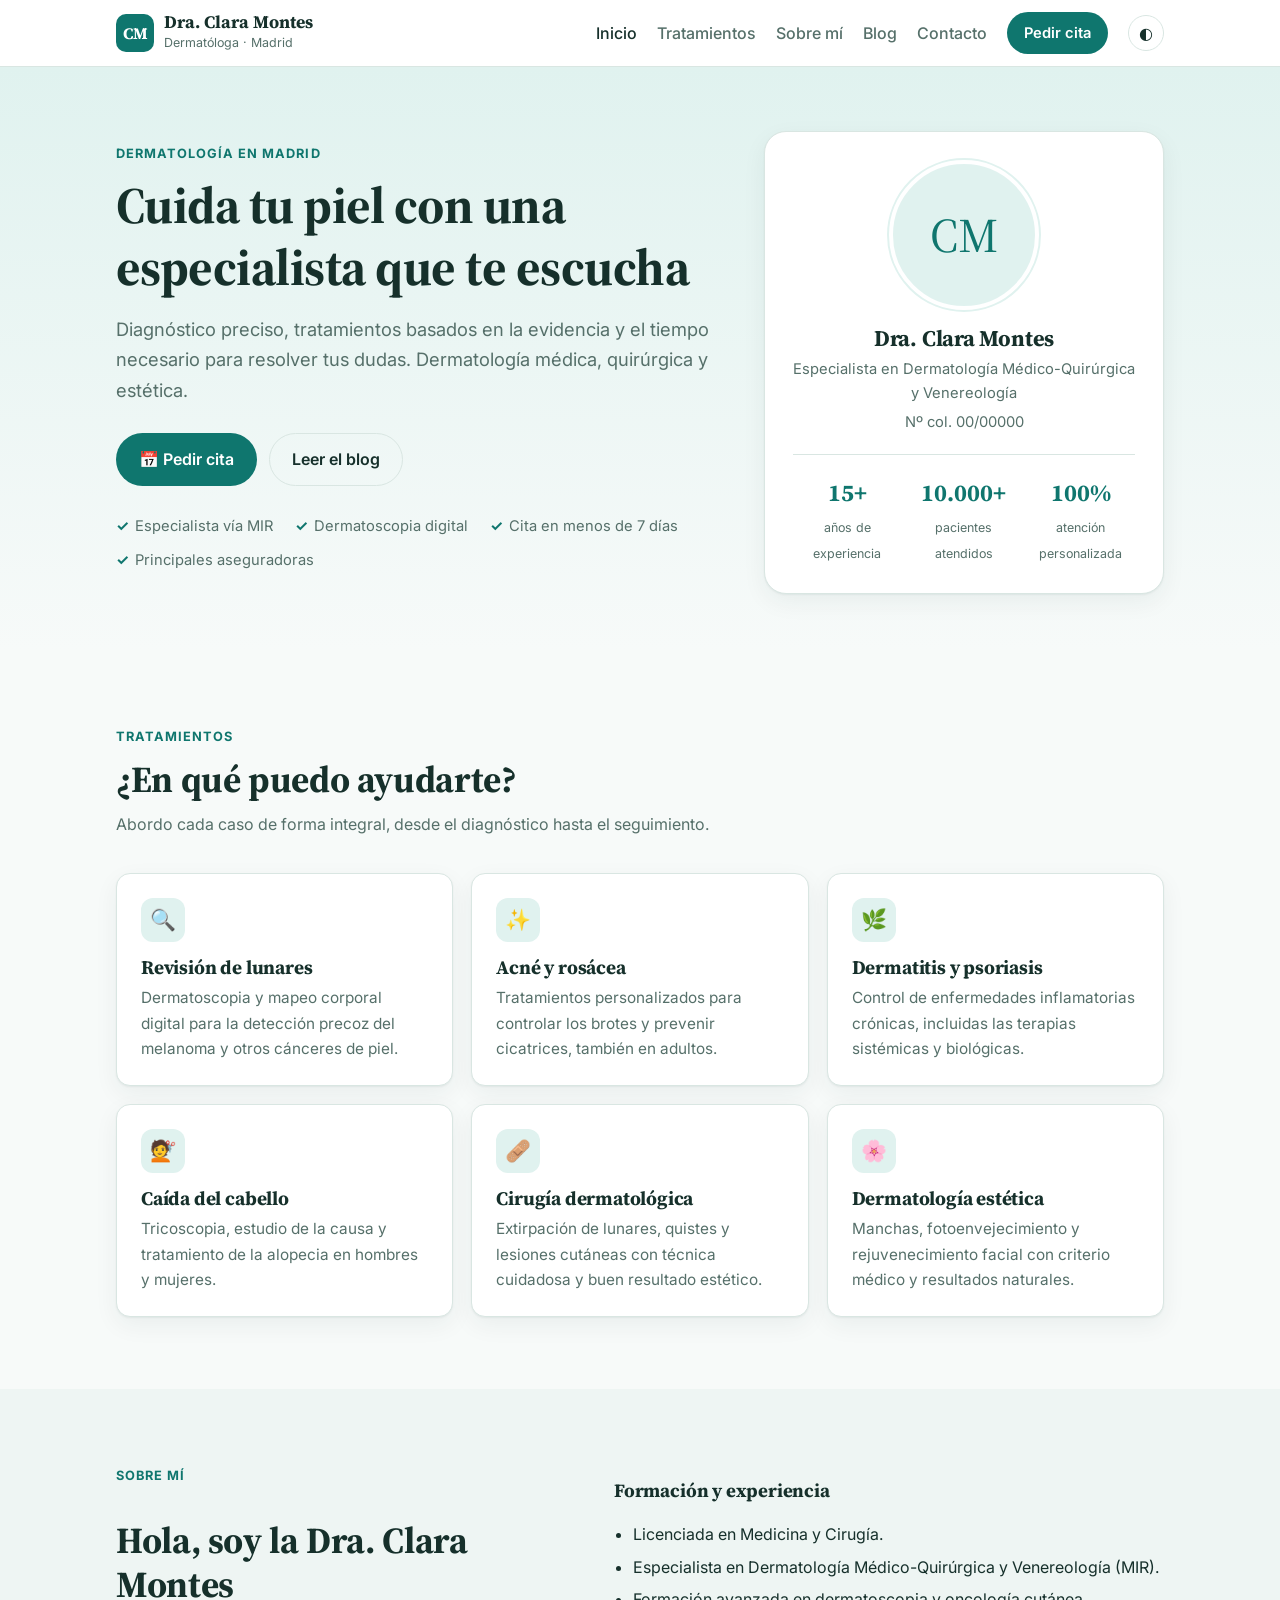
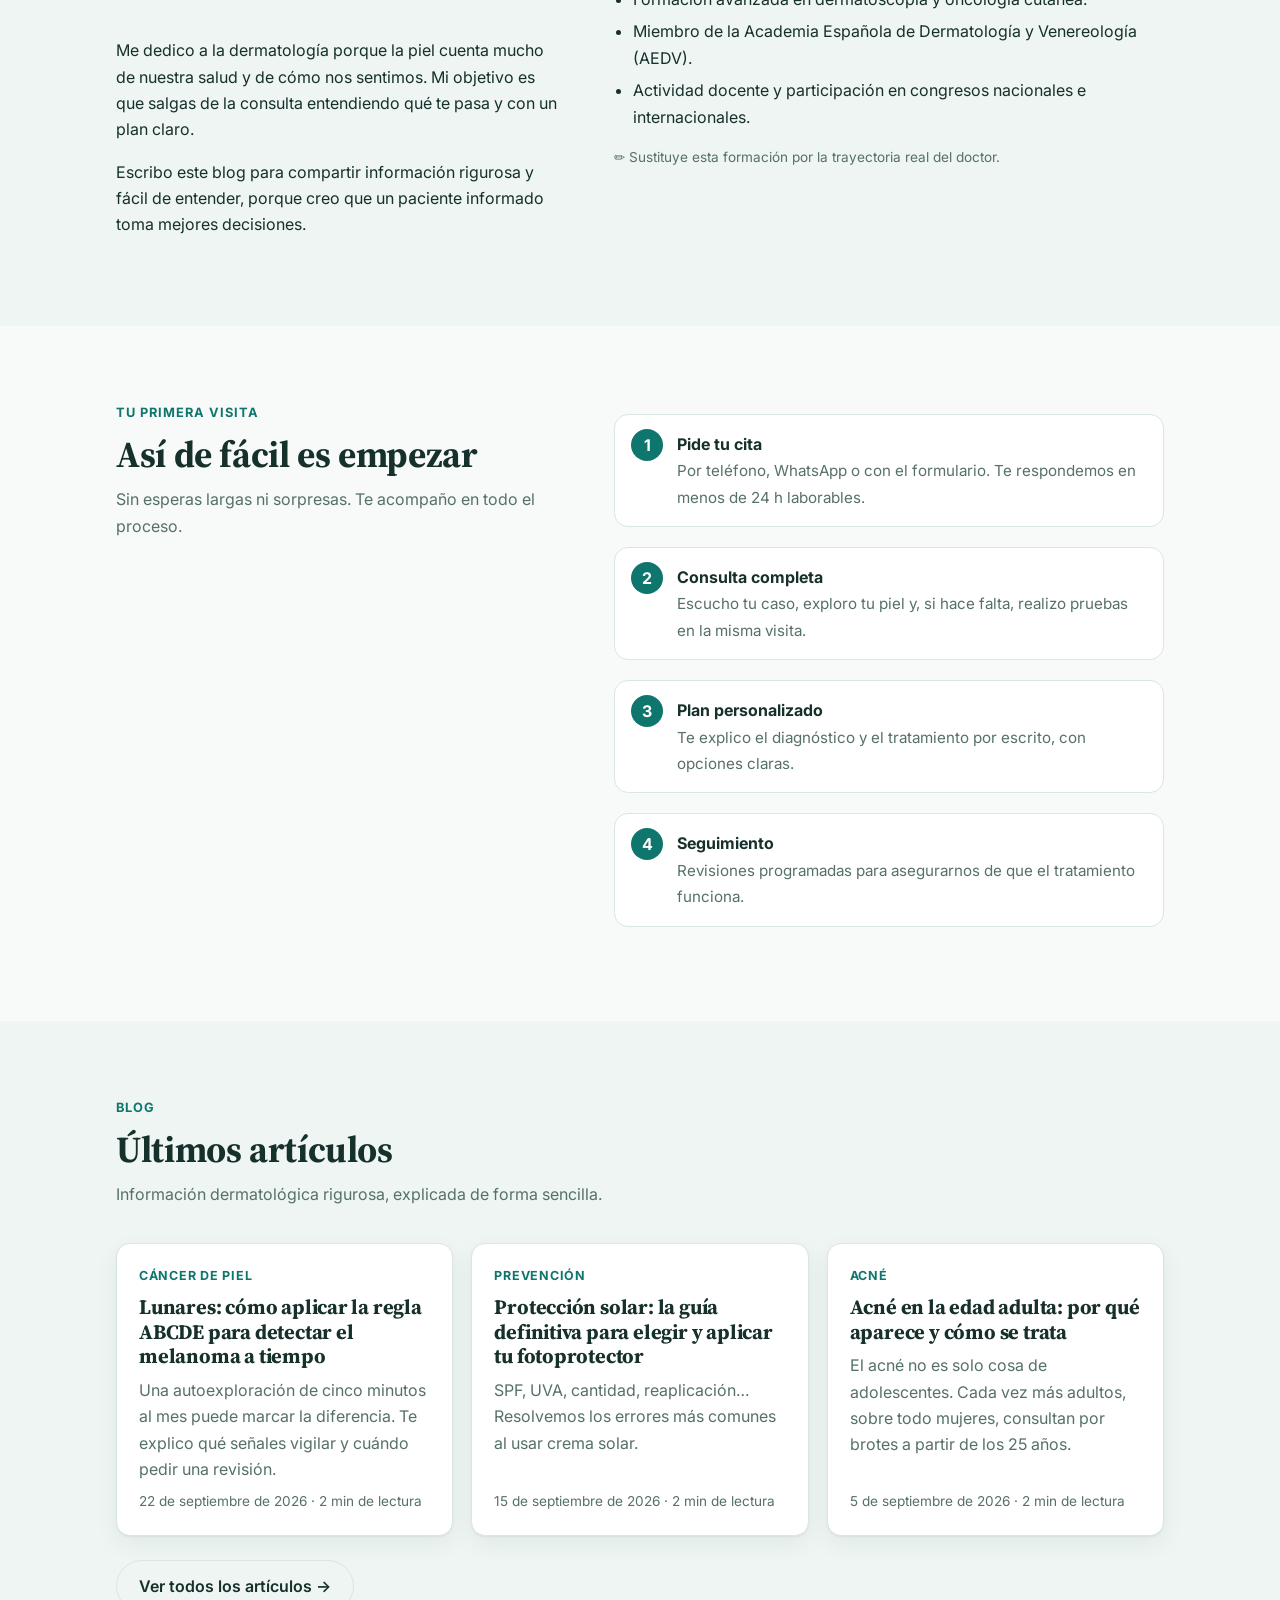
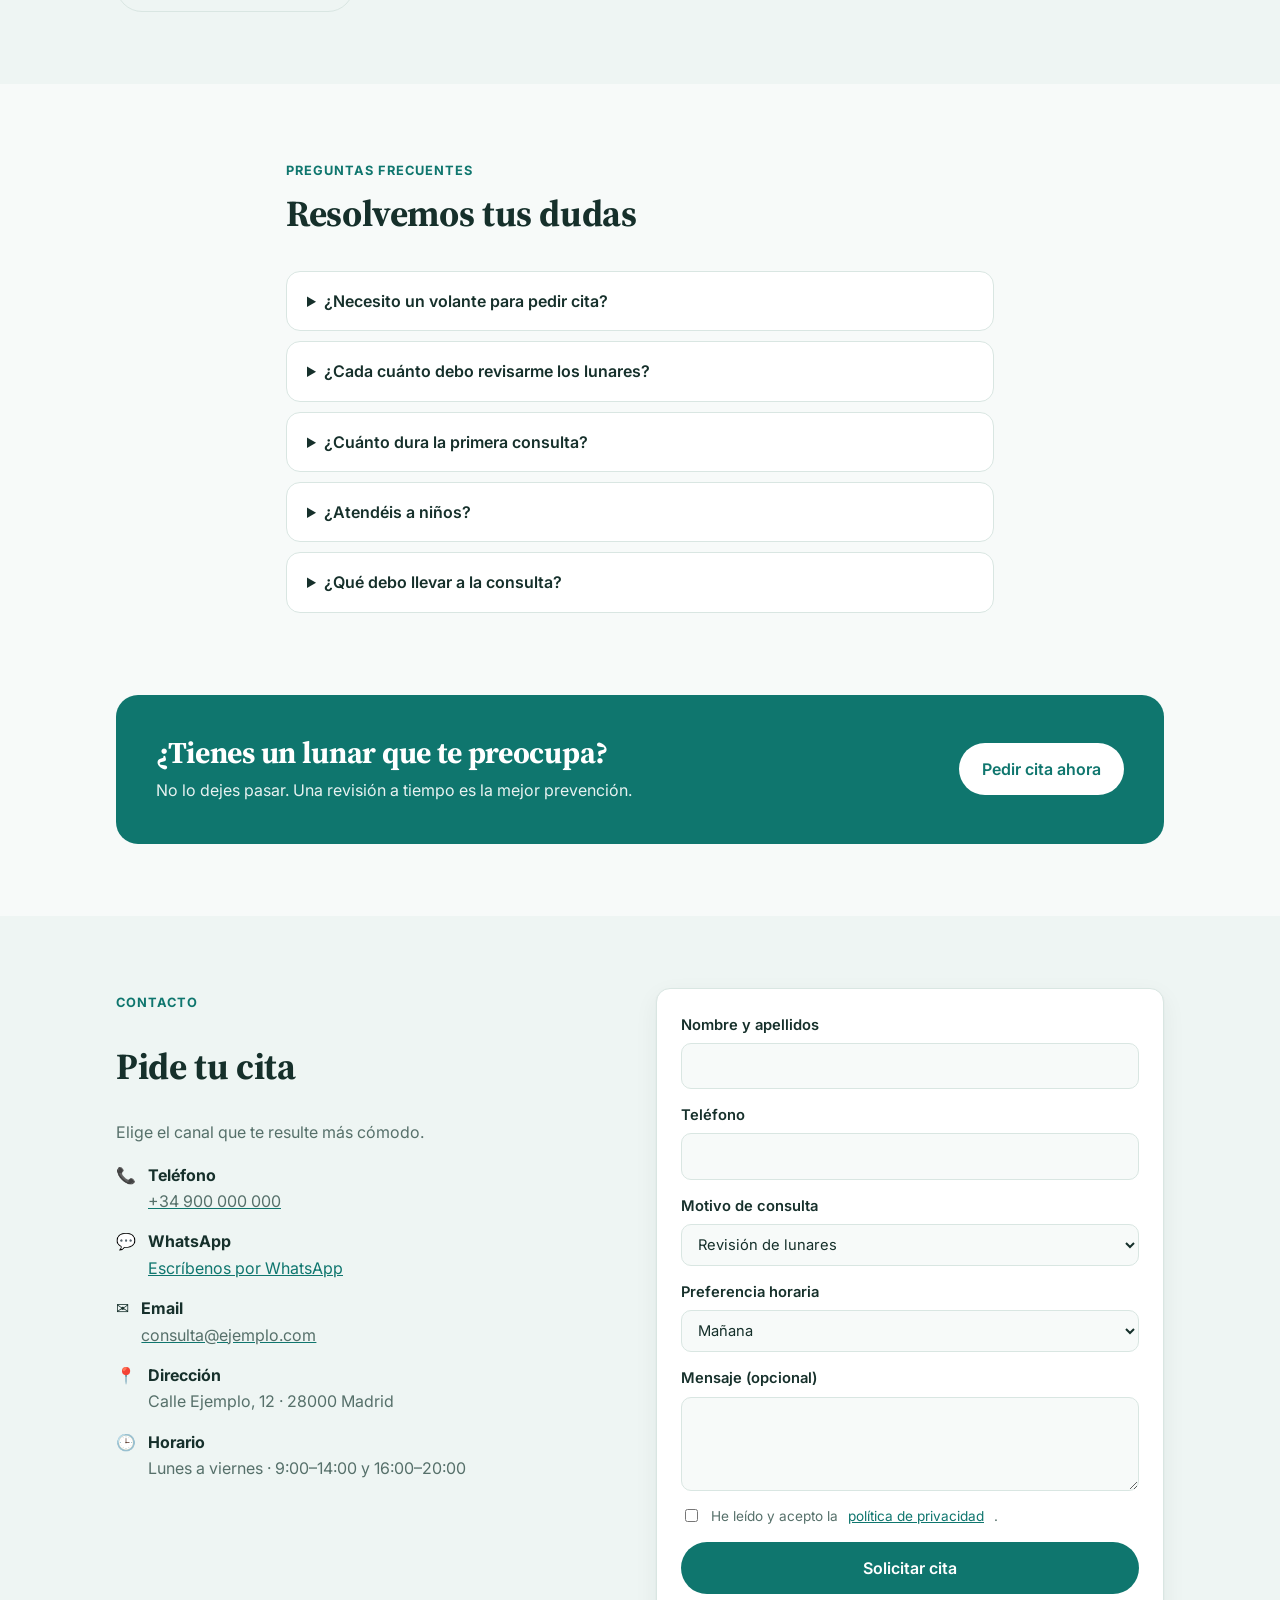
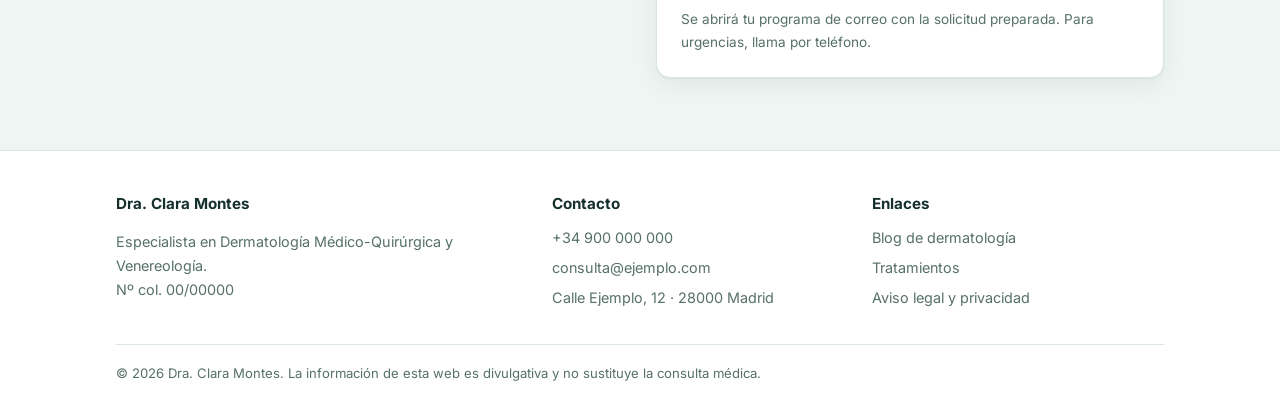
<file: index.html>
<!DOCTYPE html>
<html lang="es">
<head>
  <meta charset="UTF-8">
  <meta name="viewport" content="width=device-width, initial-scale=1.0">
  <link rel="preconnect" href="https://fonts.googleapis.com">
  <link rel="preconnect" href="https://fonts.gstatic.com" crossorigin>
  <link href="https://fonts.googleapis.com/css2?family=Inter:wght@400;500;600;700&family=Source+Serif+4:opsz,wght@8..60,600;8..60,700&display=swap" rel="stylesheet">
  <link rel="stylesheet" href="css/styles.css">
  <title>Dermatóloga en Madrid · Dra. Clara Montes</title>
  <meta name="description" content="Consulta de dermatología médica, quirúrgica y estética. Revisión de lunares, acné, dermatitis y caída del cabello. Pide tu cita.">
  <meta property="og:title" content="Dra. Clara Montes · Dermatóloga">
  <meta property="og:description" content="Dermatología médica, quirúrgica y estética basada en la evidencia. Pide tu cita.">
  <meta property="og:type" content="website">
  <script type="application/ld+json">
  {
    "@context": "https://schema.org",
    "@type": "Physician",
    "name": "Dra. Clara Montes",
    "medicalSpecialty": "Dermatology",
    "address": { "@type": "PostalAddress", "streetAddress": "Calle Ejemplo, 12", "addressLocality": "Madrid", "postalCode": "28000", "addressCountry": "ES" },
    "telephone": "+34 900 000 000"
  }
  </script>
</head>
<body data-page="home">
  <header id="site-header"></header>

  <main>
    <!-- HERO -->
    <section class="hero">
      <div class="container hero-grid">
        <div>
          <span class="eyebrow">Dermatología en <span data-site="city"></span></span>
          <h1>Cuida tu piel con una especialista que te escucha</h1>
          <p class="lead">Diagnóstico preciso, tratamientos basados en la evidencia y el tiempo necesario para resolver tus dudas. Dermatología médica, quirúrgica y estética.</p>
          <div class="hero-actions">
            <a href="#contacto" class="btn btn-primary">📅 Pedir cita</a>
            <a href="blog.html" class="btn btn-ghost">Leer el blog</a>
          </div>
          <ul class="trust">
            <li>Especialista vía MIR</li>
            <li>Dermatoscopia digital</li>
            <li>Cita en menos de 7 días</li>
            <li><span data-site="insurers"></span></li>
          </ul>
        </div>
        <aside class="doctor-card" aria-label="Presentación">
          <div class="avatar" aria-hidden="true"><span data-site="initials"></span></div>
          <h2 data-site="doctor"></h2>
          <p data-site="specialtyLong"></p>
          <p data-site="colegiado"></p>
          <div class="stats">
            <div><strong data-site="years"></strong><span>años de experiencia</span></div>
            <div><strong data-site="patients"></strong><span>pacientes atendidos</span></div>
            <div><strong>100%</strong><span>atención personalizada</span></div>
          </div>
        </aside>
      </div>
    </section>

    <!-- SERVICIOS -->
    <section class="section" id="servicios">
      <div class="container">
        <div class="section-head">
          <span class="eyebrow">Tratamientos</span>
          <h2>¿En qué puedo ayudarte?</h2>
          <p>Abordo cada caso de forma integral, desde el diagnóstico hasta el seguimiento.</p>
        </div>
        <div class="grid-3">
          <article class="service"><div class="icon">🔍</div><h3>Revisión de lunares</h3><p>Dermatoscopia y mapeo corporal digital para la detección precoz del melanoma y otros cánceres de piel.</p></article>
          <article class="service"><div class="icon">✨</div><h3>Acné y rosácea</h3><p>Tratamientos personalizados para controlar los brotes y prevenir cicatrices, también en adultos.</p></article>
          <article class="service"><div class="icon">🌿</div><h3>Dermatitis y psoriasis</h3><p>Control de enfermedades inflamatorias crónicas, incluidas las terapias sistémicas y biológicas.</p></article>
          <article class="service"><div class="icon">💇</div><h3>Caída del cabello</h3><p>Tricoscopia, estudio de la causa y tratamiento de la alopecia en hombres y mujeres.</p></article>
          <article class="service"><div class="icon">🩹</div><h3>Cirugía dermatológica</h3><p>Extirpación de lunares, quistes y lesiones cutáneas con técnica cuidadosa y buen resultado estético.</p></article>
          <article class="service"><div class="icon">🌸</div><h3>Dermatología estética</h3><p>Manchas, fotoenvejecimiento y rejuvenecimiento facial con criterio médico y resultados naturales.</p></article>
        </div>
      </div>
    </section>

    <!-- SOBRE MÍ -->
    <section class="section section-alt" id="sobre-mi">
      <div class="container about-grid">
        <div>
          <span class="eyebrow">Sobre mí</span>
          <h2 style="font-size: clamp(1.7rem, 4vw, 2.3rem)">Hola, soy la <span data-site="doctor"></span></h2>
          <p>Me dedico a la dermatología porque la piel cuenta mucho de nuestra salud y de cómo nos sentimos. Mi objetivo es que salgas de la consulta entendiendo qué te pasa y con un plan claro.</p>
          <p>Escribo este blog para compartir información rigurosa y fácil de entender, porque creo que un paciente informado toma mejores decisiones.</p>
        </div>
        <div>
          <h3>Formación y experiencia</h3>
          <ul>
            <li>Licenciada en Medicina y Cirugía.</li>
            <li>Especialista en Dermatología Médico-Quirúrgica y Venereología (MIR).</li>
            <li>Formación avanzada en dermatoscopia y oncología cutánea.</li>
            <li>Miembro de la Academia Española de Dermatología y Venereología (AEDV).</li>
            <li>Actividad docente y participación en congresos nacionales e internacionales.</li>
          </ul>
          <p style="font-size:.85rem;color:var(--muted)">✏️ Sustituye esta formación por la trayectoria real del doctor.</p>
        </div>
      </div>
    </section>

    <!-- CÓMO FUNCIONA -->
    <section class="section">
      <div class="container about-grid">
        <div class="section-head">
          <span class="eyebrow">Tu primera visita</span>
          <h2>Así de fácil es empezar</h2>
          <p>Sin esperas largas ni sorpresas. Te acompaño en todo el proceso.</p>
        </div>
        <ol class="steps">
          <li><strong>Pide tu cita</strong><span>Por teléfono, WhatsApp o con el formulario. Te respondemos en menos de 24 h laborables.</span></li>
          <li><strong>Consulta completa</strong><span>Escucho tu caso, exploro tu piel y, si hace falta, realizo pruebas en la misma visita.</span></li>
          <li><strong>Plan personalizado</strong><span>Te explico el diagnóstico y el tratamiento por escrito, con opciones claras.</span></li>
          <li><strong>Seguimiento</strong><span>Revisiones programadas para asegurarnos de que el tratamiento funciona.</span></li>
        </ol>
      </div>
    </section>

    <!-- BLOG -->
    <section class="section section-alt">
      <div class="container">
        <div class="section-head">
          <span class="eyebrow">Blog</span>
          <h2>Últimos artículos</h2>
          <p>Información dermatológica rigurosa, explicada de forma sencilla.</p>
        </div>
        <div id="latest-posts" class="post-list" style="padding-bottom:24px"></div>
        <a href="blog.html" class="btn btn-ghost">Ver todos los artículos →</a>
      </div>
    </section>

    <!-- FAQ -->
    <section class="section">
      <div class="container narrow faq">
        <div class="section-head">
          <span class="eyebrow">Preguntas frecuentes</span>
          <h2>Resolvemos tus dudas</h2>
        </div>
        <details><summary>¿Necesito un volante para pedir cita?</summary><p>No. Puedes pedir cita directamente como paciente privado. Si tienes seguro médico, consúltanos si trabajamos con tu compañía.</p></details>
        <details><summary>¿Cada cuánto debo revisarme los lunares?</summary><p>Depende de tu riesgo. Personas con muchos lunares, lunares atípicos o antecedentes de melanoma suelen revisarse cada 6–12 meses. En la primera visita te indicaré la frecuencia adecuada para ti.</p></details>
        <details><summary>¿Cuánto dura la primera consulta?</summary><p>Alrededor de 20–30 minutos, el tiempo necesario para valorar tu caso con calma y resolver tus dudas.</p></details>
        <details><summary>¿Atendéis a niños?</summary><p>Sí, atendemos a pacientes de todas las edades, incluidos bebés y niños con dermatitis atópica, lunares u otras afecciones.</p></details>
        <details><summary>¿Qué debo llevar a la consulta?</summary><p>Informes previos, la lista de medicación que tomas y, si es posible, fotos de la evolución de la lesión que te preocupa. Si vienes por lunares, ven sin maquillaje ni esmalte de uñas.</p></details>
      </div>
    </section>

    <!-- CTA -->
    <section class="container" style="padding-bottom:72px">
      <div class="cta-band">
        <div>
          <h2>¿Tienes un lunar que te preocupa?</h2>
          <p>No lo dejes pasar. Una revisión a tiempo es la mejor prevención.</p>
        </div>
        <a href="#contacto" class="btn">Pedir cita ahora</a>
      </div>
    </section>

    <!-- CONTACTO -->
    <section class="section section-alt" id="contacto">
      <div class="container contact-grid">
        <div>
          <span class="eyebrow">Contacto</span>
          <h2 style="font-size: clamp(1.7rem, 4vw, 2.3rem)">Pide tu cita</h2>
          <p style="color:var(--muted)">Elige el canal que te resulte más cómodo.</p>
          <ul class="contact-info">
            <li>📞<div><b>Teléfono</b><a data-href="tel"><span data-site="phone"></span></a></div></li>
            <li>💬<div><b>WhatsApp</b><a data-href="whatsapp" target="_blank" rel="noopener">Escríbenos por WhatsApp</a></div></li>
            <li>✉️<div><b>Email</b><a data-href="email"><span data-site="email"></span></a></div></li>
            <li>📍<div><b>Dirección</b><span data-site="address"></span></div></li>
            <li>🕒<div><b>Horario</b><span data-site="hours"></span></div></li>
          </ul>
        </div>
        <form id="appointment-form" class="card-form">
          <label>Nombre y apellidos<input name="name" required autocomplete="name"></label>
          <label>Teléfono<input name="phone" type="tel" required autocomplete="tel"></label>
          <label>Motivo de consulta
            <select name="reason">
              <option>Revisión de lunares</option>
              <option>Acné / rosácea</option>
              <option>Dermatitis / psoriasis</option>
              <option>Caída del cabello</option>
              <option>Cirugía dermatológica</option>
              <option>Dermatología estética</option>
              <option>Otro</option>
            </select>
          </label>
          <label>Preferencia horaria
            <select name="time"><option>Mañana</option><option>Tarde</option><option>Indiferente</option></select>
          </label>
          <label>Mensaje (opcional)<textarea name="message" rows="3"></textarea></label>
          <label class="check"><input type="checkbox" required> He leído y acepto la <a href="aviso-legal.html">política de privacidad</a>.</label>
          <button class="btn btn-primary" type="submit">Solicitar cita</button>
          <p class="form-note">Se abrirá tu programa de correo con la solicitud preparada. Para urgencias, llama por teléfono.</p>
        </form>
      </div>
    </section>
  </main>

  <footer id="site-footer"></footer>
  <script src="js/config.js"></script>
  <script src="js/posts.js"></script>
  <script src="js/main.js"></script>
</body>
</html>
</file>
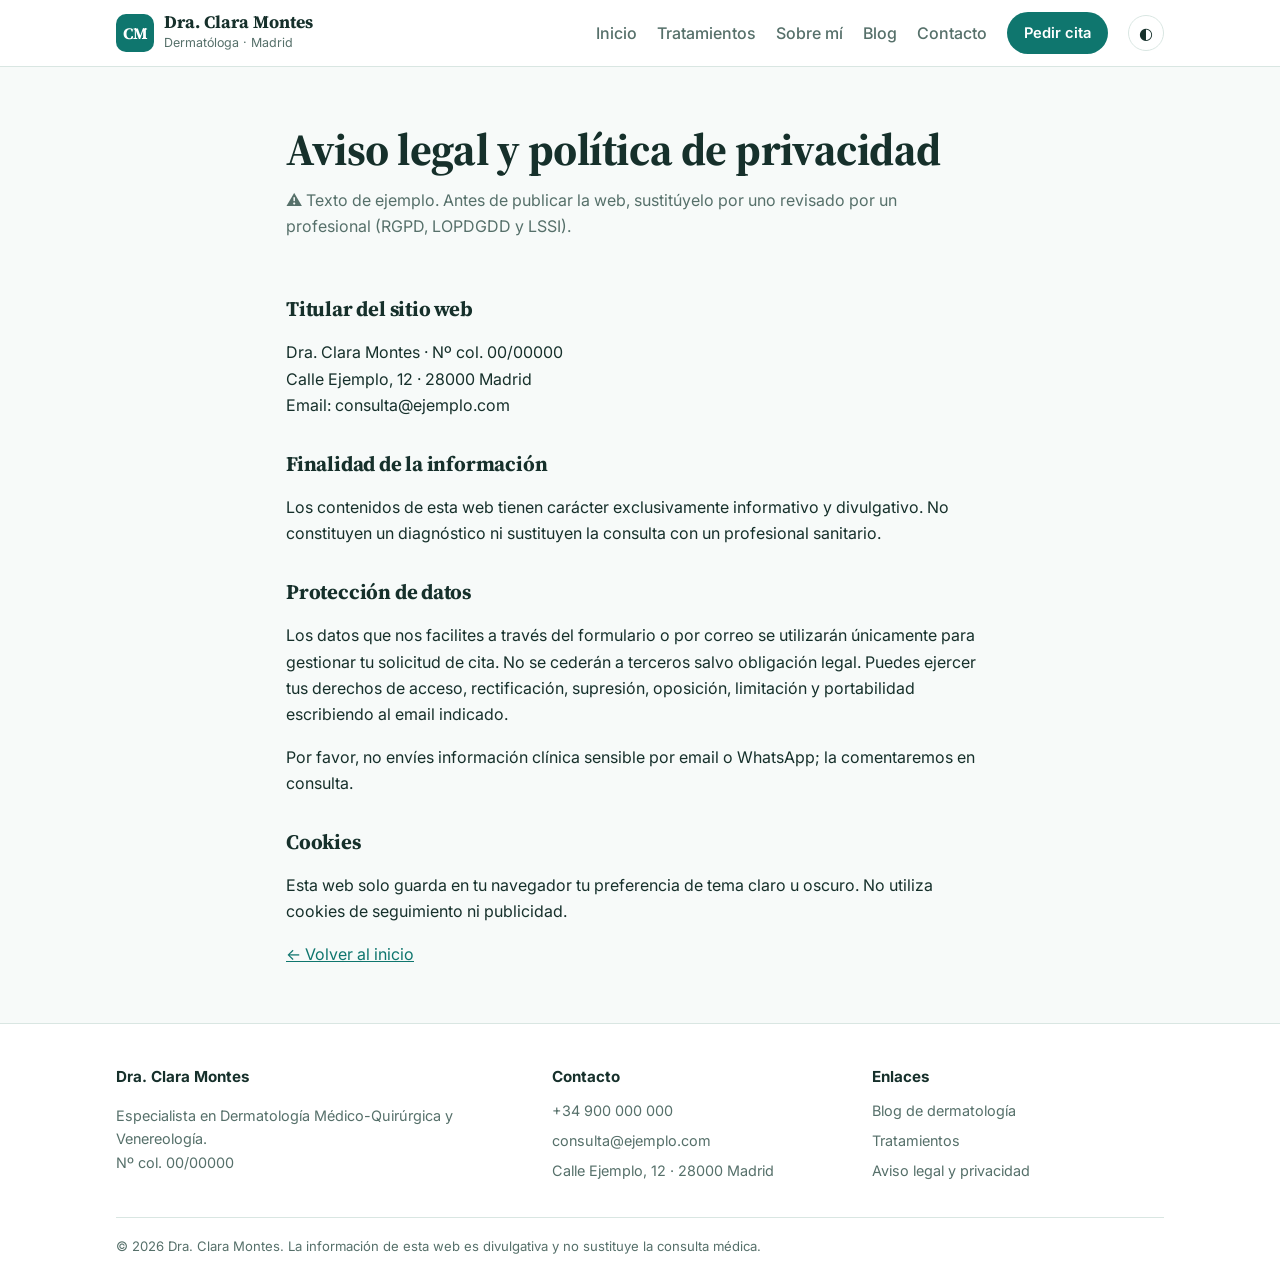
<file: aviso-legal.html>
<!DOCTYPE html>
<html lang="es">
<head>
  <meta charset="UTF-8">
  <meta name="viewport" content="width=device-width, initial-scale=1.0">
  <link rel="preconnect" href="https://fonts.googleapis.com">
  <link rel="preconnect" href="https://fonts.gstatic.com" crossorigin>
  <link href="https://fonts.googleapis.com/css2?family=Inter:wght@400;500;600;700&family=Source+Serif+4:opsz,wght@8..60,600;8..60,700&display=swap" rel="stylesheet">
  <link rel="stylesheet" href="css/styles.css">
  <title>Aviso legal y privacidad · Dra. Clara Montes</title>
  <meta name="robots" content="noindex">
</head>
<body data-page="legal">
  <header id="site-header"></header>

  <main class="container narrow legal">
    <section class="page-head">
      <h1>Aviso legal y política de privacidad</h1>
      <p>⚠️ Texto de ejemplo. Antes de publicar la web, sustitúyelo por uno revisado por un profesional (RGPD, LOPDGDD y LSSI).</p>
    </section>

    <h2>Titular del sitio web</h2>
    <p><span data-site="doctor"></span> · <span data-site="colegiado"></span><br><span data-site="address"></span><br>Email: <span data-site="email"></span></p>

    <h2>Finalidad de la información</h2>
    <p>Los contenidos de esta web tienen carácter exclusivamente informativo y divulgativo. No constituyen un diagnóstico ni sustituyen la consulta con un profesional sanitario.</p>

    <h2>Protección de datos</h2>
    <p>Los datos que nos facilites a través del formulario o por correo se utilizarán únicamente para gestionar tu solicitud de cita. No se cederán a terceros salvo obligación legal. Puedes ejercer tus derechos de acceso, rectificación, supresión, oposición, limitación y portabilidad escribiendo al email indicado.</p>
    <p>Por favor, no envíes información clínica sensible por email o WhatsApp; la comentaremos en consulta.</p>

    <h2>Cookies</h2>
    <p>Esta web solo guarda en tu navegador tu preferencia de tema claro u oscuro. No utiliza cookies de seguimiento ni publicidad.</p>
    <p style="margin-bottom:56px"><a href="index.html">← Volver al inicio</a></p>
  </main>

  <footer id="site-footer"></footer>
  <script src="js/config.js"></script>
  <script src="js/posts.js"></script>
  <script src="js/main.js"></script>
</body>
</html>
</file>
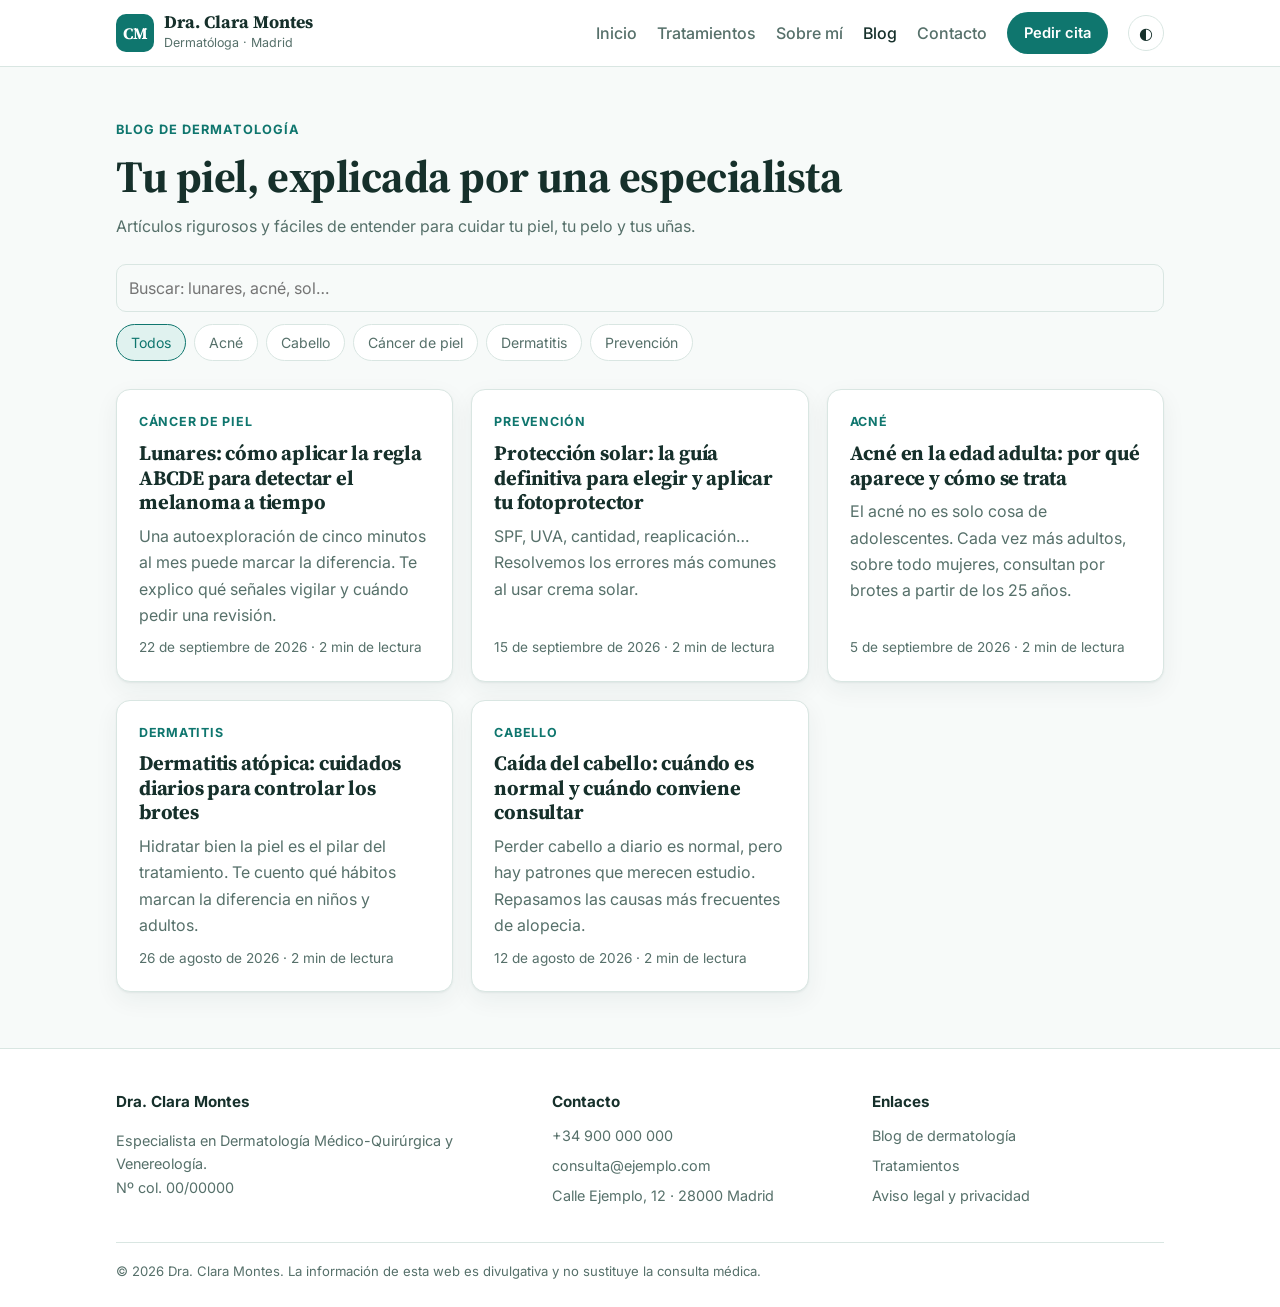
<file: blog.html>
<!DOCTYPE html>
<html lang="es">
<head>
  <meta charset="UTF-8">
  <meta name="viewport" content="width=device-width, initial-scale=1.0">
  <link rel="preconnect" href="https://fonts.googleapis.com">
  <link rel="preconnect" href="https://fonts.gstatic.com" crossorigin>
  <link href="https://fonts.googleapis.com/css2?family=Inter:wght@400;500;600;700&family=Source+Serif+4:opsz,wght@8..60,600;8..60,700&display=swap" rel="stylesheet">
  <link rel="stylesheet" href="css/styles.css">
  <title>Blog de dermatología · Dra. Clara Montes</title>
  <meta name="description" content="Artículos de dermatología escritos por una especialista: lunares, protección solar, acné, dermatitis atópica y caída del cabello.">
</head>
<body data-page="blog">
  <header id="site-header"></header>

  <main class="container">
    <section class="page-head">
      <span class="eyebrow">Blog de dermatología</span>
      <h1>Tu piel, explicada por una especialista</h1>
      <p>Artículos rigurosos y fáciles de entender para cuidar tu piel, tu pelo y tus uñas.</p>
    </section>

    <div class="toolbar">
      <input type="search" id="search" placeholder="Buscar: lunares, acné, sol…" aria-label="Buscar artículos">
      <div id="tags" class="tags" role="group" aria-label="Filtrar por categoría"></div>
    </div>

    <section id="post-list" class="post-list" aria-live="polite"></section>
  </main>

  <footer id="site-footer"></footer>
  <script src="js/config.js"></script>
  <script src="js/posts.js"></script>
  <script src="js/main.js"></script>
</body>
</html>
</file>
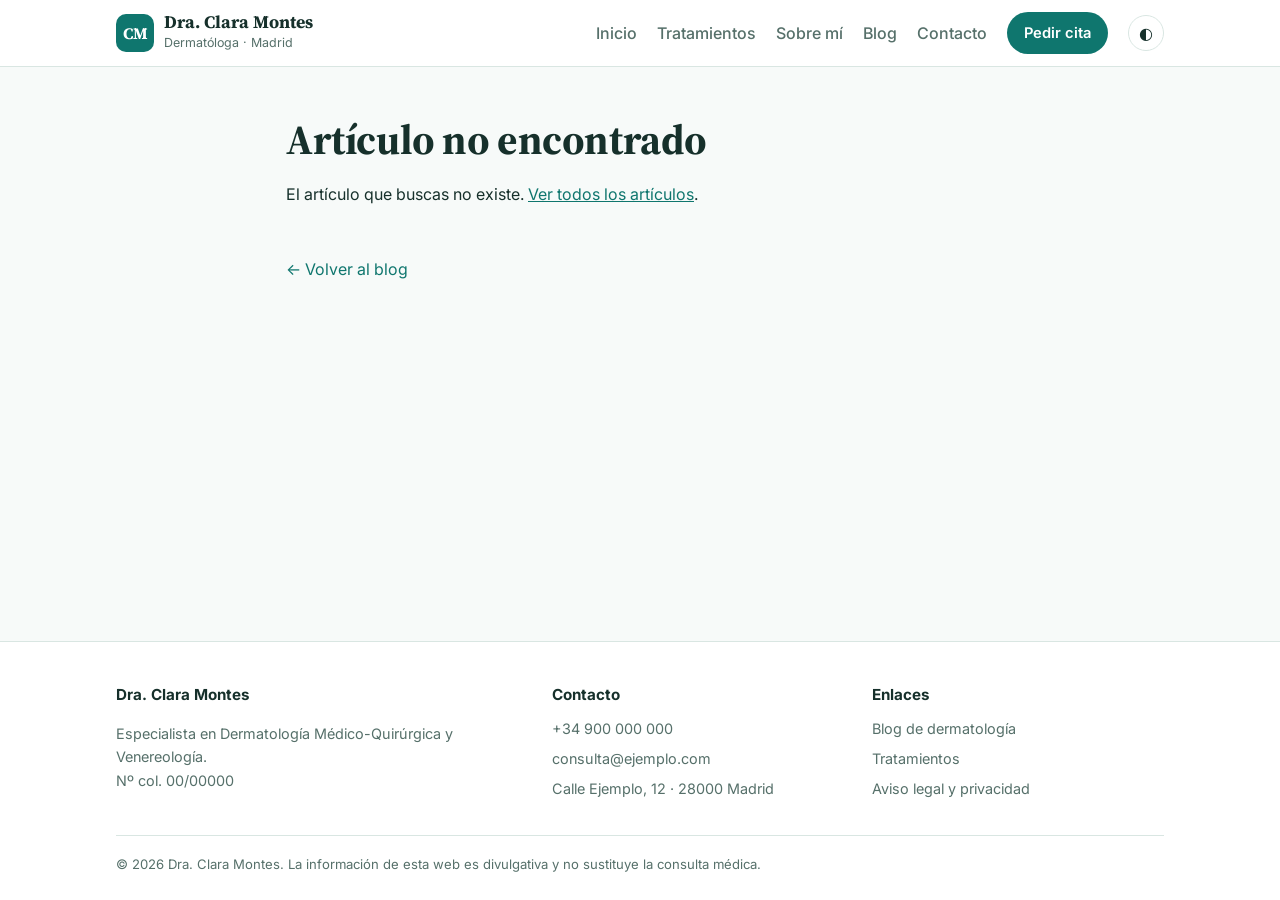
<file: post.html>
<!DOCTYPE html>
<html lang="es">
<head>
  <meta charset="UTF-8">
  <meta name="viewport" content="width=device-width, initial-scale=1.0">
  <link rel="preconnect" href="https://fonts.googleapis.com">
  <link rel="preconnect" href="https://fonts.gstatic.com" crossorigin>
  <link href="https://fonts.googleapis.com/css2?family=Inter:wght@400;500;600;700&family=Source+Serif+4:opsz,wght@8..60,600;8..60,700&display=swap" rel="stylesheet">
  <link rel="stylesheet" href="css/styles.css">
  <title>Artículo · Dra. Clara Montes</title>
  <meta name="description" content="">
</head>
<body data-page="post">
  <header id="site-header"></header>

  <main class="container narrow">
    <article id="post" class="post"></article>
    <section id="related" class="related"></section>
    <p><a href="blog.html" class="back">← Volver al blog</a></p>
  </main>

  <footer id="site-footer"></footer>
  <script src="js/config.js"></script>
  <script src="js/posts.js"></script>
  <script src="js/main.js"></script>
</body>
</html>
</file>
<file: css/styles.css>
:root {
  --bg: #f7faf9;
  --surface: #ffffff;
  --surface-2: #eef5f3;
  --text: #16302b;
  --muted: #56706a;
  --border: #d9e6e2;
  --primary: #0f766e;
  --primary-strong: #0b5f58;
  --primary-soft: #e0f2ef;
  --on-primary: #ffffff;
  --accent: #c2410c;
  --warn-bg: #fff7ed;
  --warn-border: #fed7aa;
  --radius: 14px;
  --shadow: 0 1px 2px rgba(16, 48, 43, .06), 0 8px 24px rgba(16, 48, 43, .06);
  --font: "Inter", system-ui, -apple-system, "Segoe UI", Roboto, sans-serif;
  --serif: "Source Serif 4", Georgia, "Times New Roman", serif;
  color-scheme: light;
}

@media (prefers-color-scheme: dark) {
  :root:not([data-theme="light"]) {
    --bg: #0e1715;
    --surface: #15211e;
    --surface-2: #1a2a26;
    --text: #e3eeeb;
    --muted: #9bb3ad;
    --border: #253732;
    --primary: #2dd4bf;
    --primary-strong: #5eead4;
    --primary-soft: #133a35;
    --on-primary: #06201c;
    --accent: #fb923c;
    --warn-bg: #2a1d12;
    --warn-border: #5a3a1c;
    --shadow: none;
    color-scheme: dark;
  }
}

:root[data-theme="dark"] {
  --bg: #0e1715;
  --surface: #15211e;
  --surface-2: #1a2a26;
  --text: #e3eeeb;
  --muted: #9bb3ad;
  --border: #253732;
  --primary: #2dd4bf;
  --primary-strong: #5eead4;
  --primary-soft: #133a35;
  --on-primary: #06201c;
  --accent: #fb923c;
  --warn-bg: #2a1d12;
  --warn-border: #5a3a1c;
  --shadow: none;
  color-scheme: dark;
}

* { box-sizing: border-box; }
html { scroll-behavior: smooth; }

body {
  margin: 0;
  background: var(--bg);
  color: var(--text);
  font-family: var(--font);
  line-height: 1.65;
  display: flex;
  flex-direction: column;
  min-height: 100vh;
}
main { flex: 1; }
img, svg { max-width: 100%; }
a { color: var(--primary); }
h1, h2, h3 { font-family: var(--serif); line-height: 1.2; letter-spacing: -0.01em; }

.container { width: 100%; max-width: 1080px; margin: 0 auto; padding: 0 16px; }
.narrow { max-width: 740px; }

/* ---------- Botones ---------- */
.btn {
  display: inline-flex; align-items: center; justify-content: center; gap: 8px;
  padding: 12px 22px; border-radius: 999px; font: inherit; font-weight: 600;
  text-decoration: none; cursor: pointer; border: 1px solid transparent;
  transition: background .15s, transform .15s;
}
.btn:hover { transform: translateY(-1px); }
.btn-primary { background: var(--primary); color: var(--on-primary); }
.btn-primary:hover { background: var(--primary-strong); }
.btn-ghost { background: transparent; color: var(--text); border-color: var(--border); }
.btn-ghost:hover { border-color: var(--primary); }
.btn-sm { padding: 8px 16px; font-size: .92rem; }

/* ---------- Cabecera ---------- */
.site-header {
  position: sticky; top: 0; z-index: 20;
  background: color-mix(in srgb, var(--surface) 92%, transparent);
  backdrop-filter: blur(8px);
  border-bottom: 1px solid var(--border);
}
.header-inner { display: flex; align-items: center; justify-content: space-between; gap: 16px; padding-top: 12px; padding-bottom: 12px; }
.logo { display: flex; align-items: center; gap: 10px; color: var(--text); text-decoration: none; }
.logo-mark {
  width: 38px; height: 38px; border-radius: 10px; flex: none;
  display: grid; place-items: center;
  background: var(--primary); color: var(--on-primary);
  font-family: var(--serif); font-weight: 700;
}
.logo strong { display: block; font-family: var(--serif); font-size: 1.1rem; line-height: 1.1; }
.logo small { display: block; color: var(--muted); font-size: .78rem; }

.nav { display: flex; align-items: center; gap: 20px; }
.nav a:not(.btn) { color: var(--muted); text-decoration: none; font-weight: 500; }
.nav a:not(.btn):hover, .nav a[aria-current="page"] { color: var(--text); }
.theme-toggle {
  background: none; border: 1px solid var(--border); color: var(--text);
  border-radius: 999px; width: 36px; height: 36px; cursor: pointer; font-size: 1rem;
}
.menu-toggle { display: none; }
.nav-links { display: flex; align-items: center; gap: 20px; }

@media (max-width: 820px) {
  .nav-links { display: none; }
  .nav-links.open {
    display: flex; flex-direction: column; align-items: flex-start; gap: 14px;
    position: absolute; top: 100%; left: 0; right: 0;
    padding: 16px; background: var(--surface); border-bottom: 1px solid var(--border);
  }
  .menu-toggle { display: inline-grid; place-items: center; }
  .header-cta { display: none; }
}

/* ---------- Hero ---------- */
.hero { padding: 64px 0 56px; background: linear-gradient(180deg, var(--primary-soft), var(--bg)); }
.hero-grid { display: grid; grid-template-columns: 1.2fr .8fr; gap: 48px; align-items: center; }
.eyebrow {
  display: inline-block; font-size: .8rem; font-weight: 700; letter-spacing: .08em;
  text-transform: uppercase; color: var(--primary);
}
.hero h1 { font-size: clamp(2rem, 5vw, 3.2rem); margin: 10px 0 16px; }
.hero p.lead { font-size: 1.15rem; color: var(--muted); margin: 0 0 28px; max-width: 34em; }
.hero-actions { display: flex; flex-wrap: wrap; gap: 12px; }
.trust { display: flex; flex-wrap: wrap; gap: 10px 22px; margin-top: 28px; padding: 0; list-style: none; color: var(--muted); font-size: .92rem; }
.trust li::before { content: "✓"; color: var(--primary); font-weight: 700; margin-right: 6px; }

.doctor-card {
  background: var(--surface); border: 1px solid var(--border); border-radius: 22px;
  padding: 28px; box-shadow: var(--shadow); text-align: center;
}
.avatar {
  width: 150px; height: 150px; margin: 0 auto 16px; border-radius: 50%;
  background: var(--primary-soft); display: grid; place-items: center;
  font-family: var(--serif); font-size: 3rem; color: var(--primary);
  border: 4px solid var(--surface); outline: 2px solid var(--primary-soft);
}
.doctor-card h2 { font-size: 1.4rem; margin: 0; }
.doctor-card p { margin: 4px 0 0; color: var(--muted); font-size: .92rem; }
.stats { display: grid; grid-template-columns: repeat(3, 1fr); gap: 8px; margin-top: 20px; border-top: 1px solid var(--border); padding-top: 18px; }
.stats strong { display: block; font-family: var(--serif); font-size: 1.5rem; color: var(--primary); }
.stats span { font-size: .78rem; color: var(--muted); }

@media (max-width: 820px) { .hero-grid { grid-template-columns: 1fr; } .hero { padding-top: 40px; } }

/* ---------- Secciones ---------- */
.section { padding: 72px 0; }
.section-alt { background: var(--surface-2); }
.section-head { max-width: 640px; margin-bottom: 36px; }
.section-head h2 { font-size: clamp(1.7rem, 4vw, 2.3rem); margin: 8px 0 10px; }
.section-head p { color: var(--muted); margin: 0; }

.grid-3 { display: grid; grid-template-columns: repeat(auto-fill, minmax(260px, 1fr)); gap: 18px; }

.service {
  background: var(--surface); border: 1px solid var(--border); border-radius: var(--radius);
  padding: 24px; box-shadow: var(--shadow);
}
.service .icon {
  width: 44px; height: 44px; border-radius: 12px; display: grid; place-items: center;
  background: var(--primary-soft); color: var(--primary); font-size: 1.3rem; margin-bottom: 14px;
}
.service h3 { margin: 0 0 6px; font-size: 1.2rem; }
.service p { margin: 0; color: var(--muted); font-size: .96rem; }

.about-grid { display: grid; grid-template-columns: .9fr 1.1fr; gap: 48px; align-items: start; }
.about-grid ul { padding-left: 1.2em; }
.about-grid li { margin-bottom: 6px; }
@media (max-width: 820px) { .about-grid { grid-template-columns: 1fr; } }

.steps { counter-reset: step; display: grid; gap: 14px; padding: 0; list-style: none; }
.steps li {
  counter-increment: step; position: relative; padding: 16px 18px 16px 62px;
  background: var(--surface); border: 1px solid var(--border); border-radius: var(--radius);
}
.steps li::before {
  content: counter(step); position: absolute; left: 16px; top: 14px;
  width: 32px; height: 32px; border-radius: 50%; display: grid; place-items: center;
  background: var(--primary); color: var(--on-primary); font-weight: 700;
}
.steps strong { display: block; }
.steps span { color: var(--muted); font-size: .95rem; }

/* ---------- FAQ ---------- */
.faq details {
  background: var(--surface); border: 1px solid var(--border); border-radius: var(--radius);
  padding: 16px 20px; margin-bottom: 10px;
}
.faq summary { cursor: pointer; font-weight: 600; }
.faq details p { color: var(--muted); margin: 10px 0 0; }

/* ---------- Banda CTA ---------- */
.cta-band {
  background: var(--primary); color: var(--on-primary); border-radius: 22px;
  padding: 40px; display: flex; flex-wrap: wrap; align-items: center; justify-content: space-between; gap: 20px;
}
.cta-band h2 { margin: 0 0 6px; font-size: clamp(1.4rem, 3.5vw, 1.9rem); }
.cta-band p { margin: 0; opacity: .9; }
.cta-band .btn { background: var(--on-primary); color: var(--primary); }

/* ---------- Contacto ---------- */
.contact-grid { display: grid; grid-template-columns: 1fr 1fr; gap: 32px; }
@media (max-width: 820px) { .contact-grid { grid-template-columns: 1fr; } }
.contact-info { list-style: none; padding: 0; margin: 0; display: grid; gap: 14px; }
.contact-info li { display: flex; gap: 12px; }
.contact-info b { display: block; }
.contact-info span { color: var(--muted); }
form.card-form {
  background: var(--surface); border: 1px solid var(--border); border-radius: var(--radius);
  padding: 24px; display: grid; gap: 14px; box-shadow: var(--shadow);
}
label { font-weight: 600; font-size: .92rem; display: grid; gap: 6px; }
input, select, textarea {
  font: inherit; font-weight: 400; color: var(--text); background: var(--bg);
  border: 1px solid var(--border); border-radius: 10px; padding: 10px 12px; width: 100%;
}
input:focus, select:focus, textarea:focus { outline: 2px solid var(--primary); outline-offset: 1px; }
.check { display: flex; gap: 10px; align-items: flex-start; font-weight: 400; font-size: .85rem; color: var(--muted); }
.check input { width: auto; margin-top: 4px; }
.form-note { font-size: .85rem; color: var(--muted); margin: 0; }

/* ---------- Blog ---------- */
.page-head { padding: 48px 0 24px; }
.page-head h1 { font-size: clamp(2rem, 5vw, 2.8rem); margin: 8px 0 10px; }
.page-head p { color: var(--muted); margin: 0; max-width: 40em; }

.toolbar { display: flex; flex-direction: column; gap: 12px; margin-bottom: 28px; }
.tags { display: flex; flex-wrap: wrap; gap: 8px; }
.tag {
  font: inherit; font-size: .88rem; padding: 6px 14px; border-radius: 999px;
  border: 1px solid var(--border); background: var(--surface); color: var(--muted); cursor: pointer;
}
.tag[aria-pressed="true"] { background: var(--primary-soft); border-color: var(--primary); color: var(--primary); }

.post-list { display: grid; grid-template-columns: repeat(auto-fill, minmax(300px, 1fr)); gap: 18px; padding-bottom: 56px; }
.card {
  background: var(--surface); border: 1px solid var(--border); border-radius: var(--radius);
  padding: 22px; display: flex; flex-direction: column; gap: 8px; box-shadow: var(--shadow);
  transition: border-color .15s, transform .15s;
}
.card:hover { border-color: var(--primary); transform: translateY(-2px); }
.card .cat { font-size: .78rem; font-weight: 700; letter-spacing: .06em; text-transform: uppercase; color: var(--primary); }
.card h3 { margin: 0; font-size: 1.28rem; }
.card h3 a { color: var(--text); text-decoration: none; }
.card h3 a::after { content: ""; position: absolute; inset: 0; }
.card { position: relative; }
.card p { margin: 0; color: var(--muted); flex: 1; }
.meta { font-size: .85rem; color: var(--muted); }
.empty { color: var(--muted); text-align: center; padding: 32px 0; grid-column: 1 / -1; }

/* ---------- Artículo ---------- */
.post { padding: 40px 0 8px; }
.post h1 { font-size: clamp(1.9rem, 5vw, 2.6rem); margin: 8px 0 12px; }
.post .lead { font-size: 1.15rem; color: var(--muted); }
.byline { display: flex; align-items: center; gap: 12px; margin: 20px 0; padding: 14px 0; border-top: 1px solid var(--border); border-bottom: 1px solid var(--border); }
.byline .mini { width: 42px; height: 42px; border-radius: 50%; background: var(--primary-soft); color: var(--primary); display: grid; place-items: center; font-family: var(--serif); font-weight: 700; flex: none; }
.byline b { display: block; }
.byline span { font-size: .88rem; color: var(--muted); }
.content { font-size: 1.07rem; }
.content h2 { margin-top: 1.8em; font-size: 1.55rem; }
.content h3 { margin-top: 1.4em; font-size: 1.2rem; }
.content li { margin-bottom: 6px; }
.content table { width: 100%; border-collapse: collapse; margin: 1em 0; font-size: .95rem; display: block; overflow-x: auto; }
.content th, .content td { border: 1px solid var(--border); padding: 8px 10px; text-align: left; vertical-align: top; }
.content th { background: var(--surface-2); }
.callout {
  background: var(--primary-soft); border-left: 4px solid var(--primary);
  border-radius: 8px; padding: 14px 18px; margin: 1.4em 0;
}
.callout.warn { background: var(--warn-bg); border-left-color: var(--accent); }
.callout p { margin: .3em 0; }
.disclaimer {
  font-size: .88rem; color: var(--muted); background: var(--surface-2);
  border-radius: 10px; padding: 14px 16px; margin-top: 32px;
}
.author-box {
  display: flex; gap: 18px; align-items: flex-start; margin: 32px 0;
  background: var(--surface); border: 1px solid var(--border); border-radius: var(--radius); padding: 22px;
}
.author-box .mini { width: 64px; height: 64px; font-size: 1.4rem; border-radius: 50%; background: var(--primary-soft); color: var(--primary); display: grid; place-items: center; font-family: var(--serif); font-weight: 700; flex: none; }
.author-box h3 { margin: 0 0 4px; }
.author-box p { margin: 0 0 10px; color: var(--muted); font-size: .95rem; }
.related h2 { font-size: 1.4rem; }
.back { display: inline-block; margin: 8px 0 48px; text-decoration: none; }

/* ---------- Pie ---------- */
.site-footer { border-top: 1px solid var(--border); background: var(--surface); color: var(--muted); font-size: .9rem; padding: 40px 0 24px; }
.footer-grid { display: grid; grid-template-columns: 1.4fr 1fr 1fr; gap: 28px; }
.footer-grid h4 { color: var(--text); margin: 0 0 10px; font-size: .95rem; }
.footer-grid ul { list-style: none; padding: 0; margin: 0; display: grid; gap: 6px; }
.footer-grid a { color: var(--muted); text-decoration: none; }
.footer-grid a:hover { color: var(--primary); }
.footer-bottom { border-top: 1px solid var(--border); margin-top: 28px; padding-top: 18px; font-size: .82rem; }
@media (max-width: 820px) { .footer-grid { grid-template-columns: 1fr; } }

/* Botón flotante de cita (móvil) */
.float-cta { display: none; }
@media (max-width: 820px) {
  .float-cta {
    display: inline-flex; position: fixed; right: 16px; bottom: 16px; z-index: 30;
    box-shadow: 0 6px 20px rgba(0,0,0,.2);
  }
  .site-footer { padding-bottom: 88px; }
}

.legal h2 { font-size: 1.3rem; margin-top: 1.6em; }
</file>
